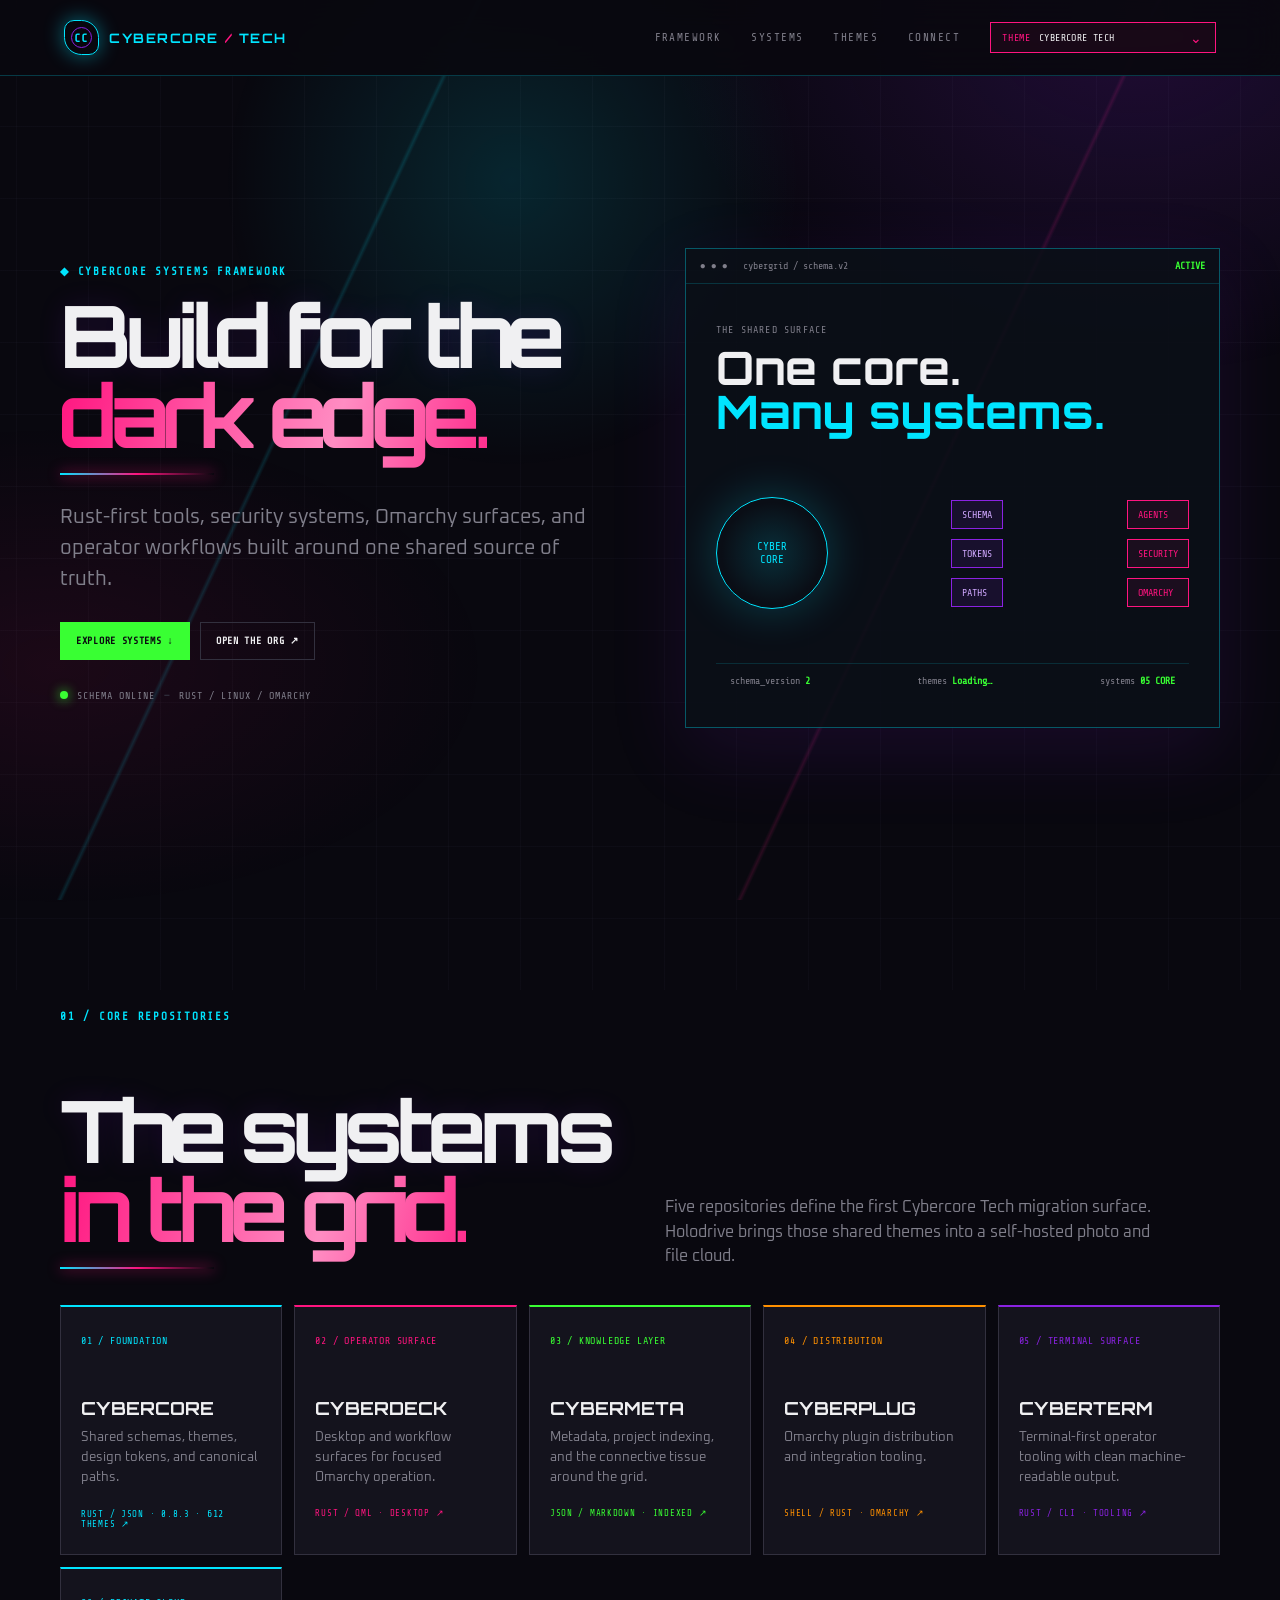
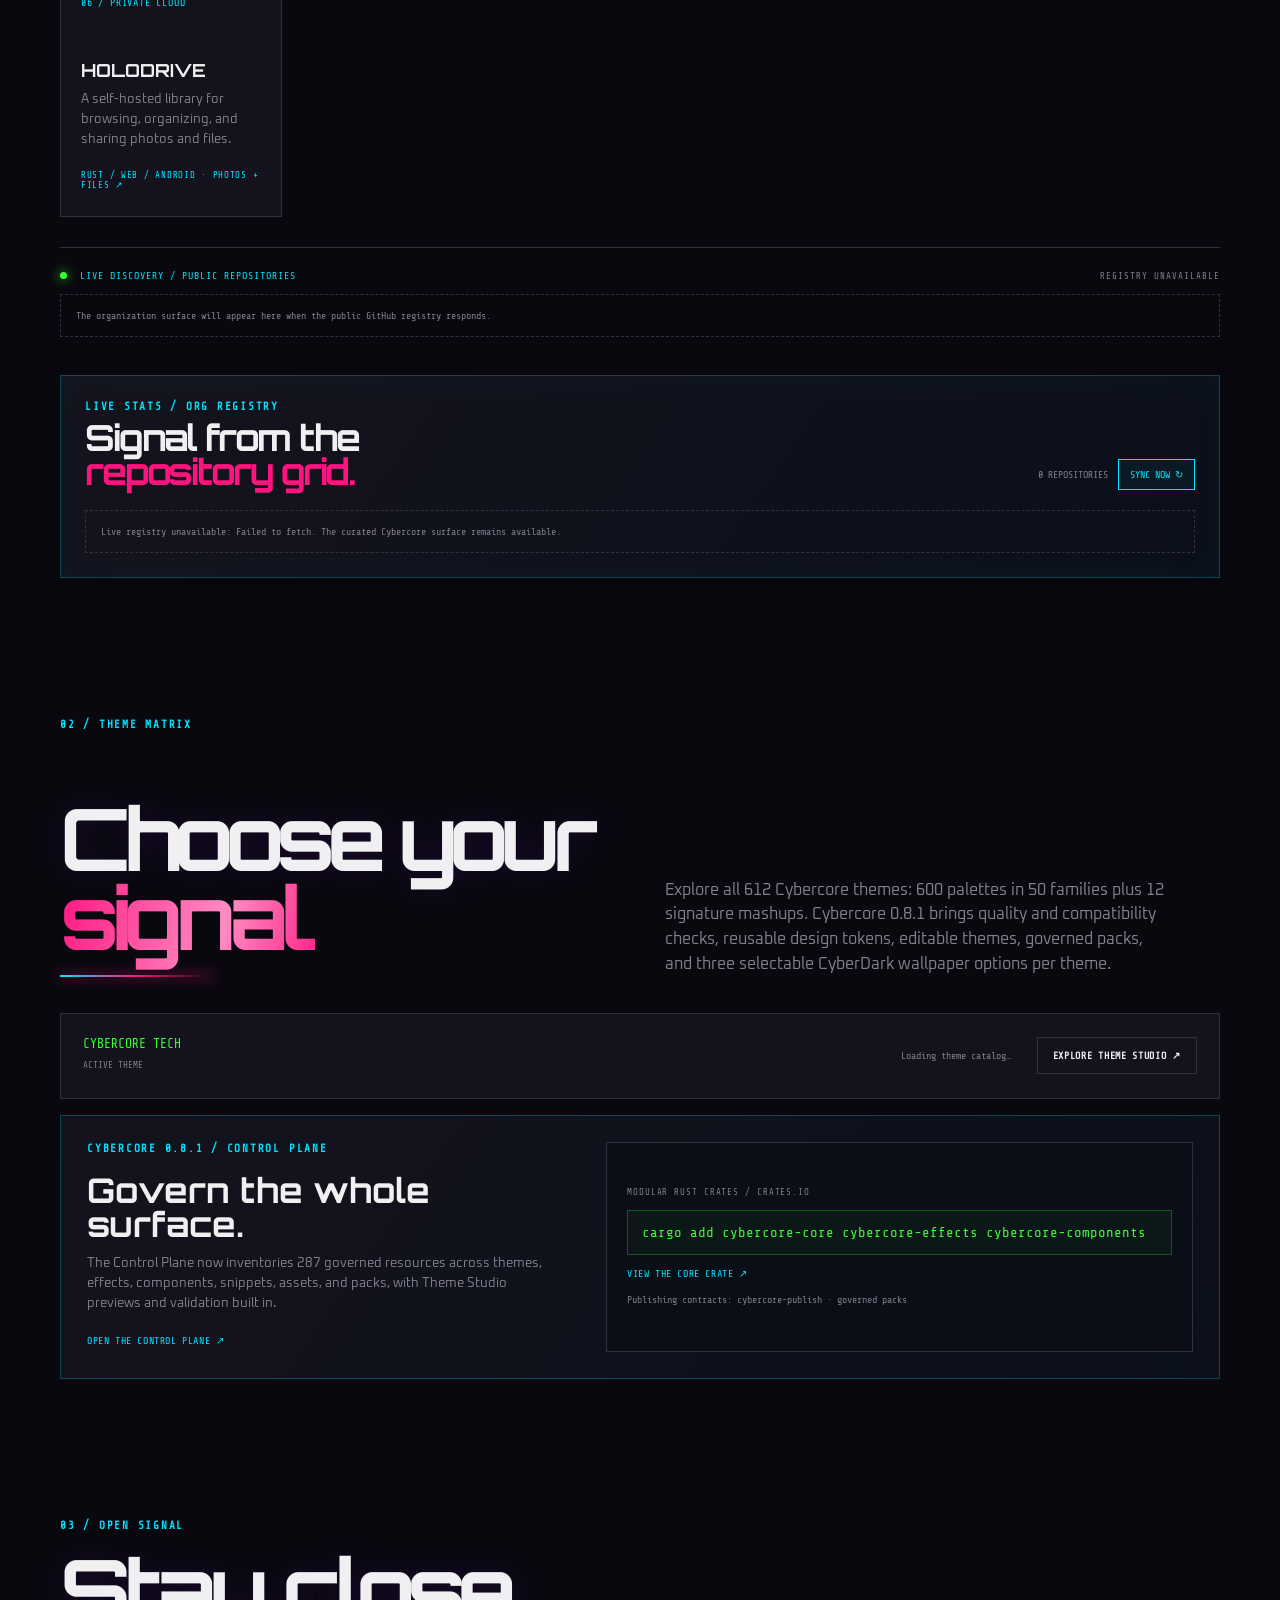
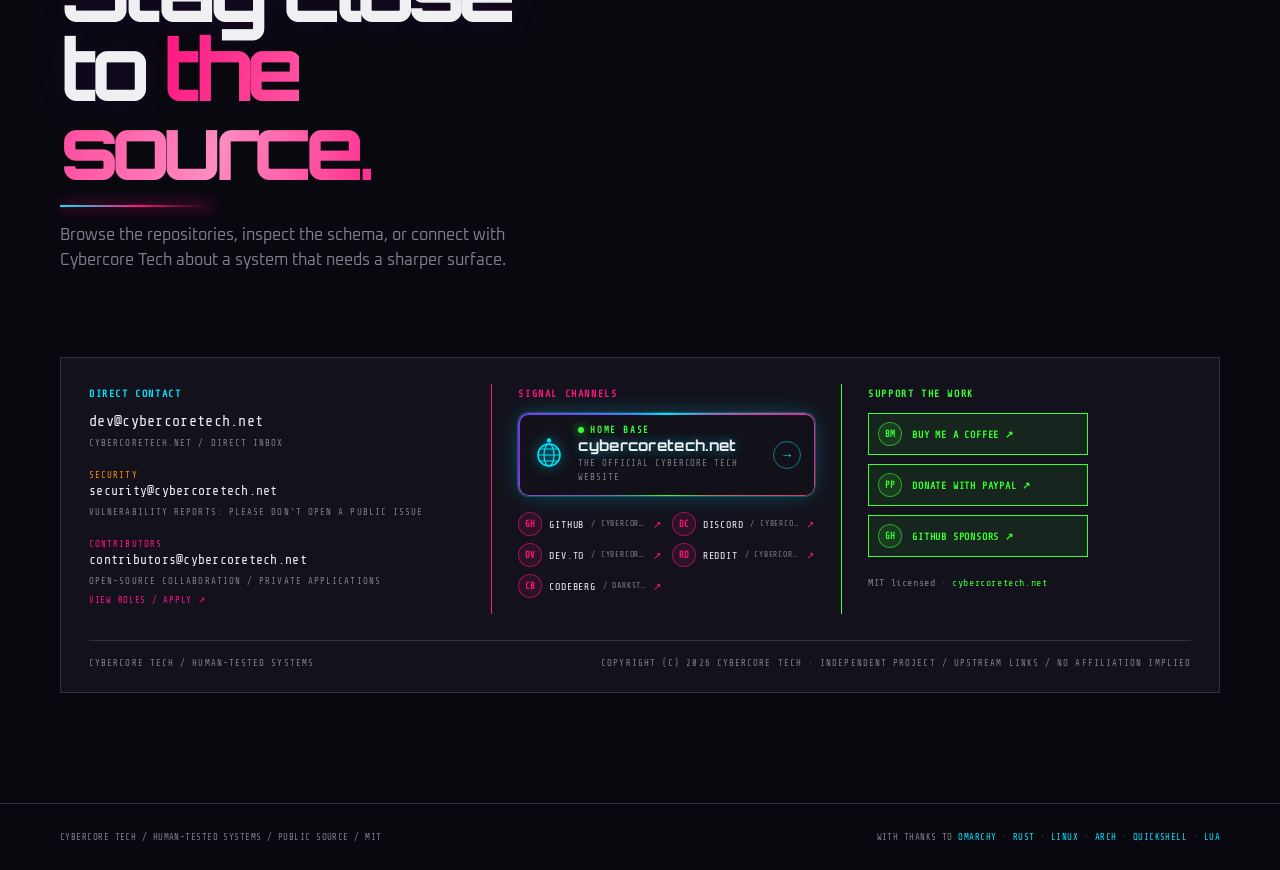
<file: index.html>
<!doctype html>
<html lang="en" data-theme="cybercore-tech">
<head>
  <meta charset="utf-8">
  <meta name="viewport" content="width=device-width,initial-scale=1">
  <meta name="description" content="Cybercore Tech — schema-driven systems for the dark edge.">
  <title>Cybercore Tech — Systems for the dark edge</title>
  <link rel="stylesheet" href="styles.css">
  <link rel="stylesheet" href="https://cybercoretech.github.io/kit/chooser.css">
  <script>window.SITE = Object.assign(window.SITE || {}, {"defaultTheme": "cybercore-tech"});</script>
  <script type="module" src="https://cybercoretech.github.io/kit/chooser.js"></script>
  <style id="cc-mobile-first">
/* Mobile floor (phones + tablets): readable text and finger-sized targets.
   Generated per range from what renders under 11px / 24px; desktop untouched. */
@media (max-width: 600px) {
  nav.main-nav > a,
  span.theme-label,
  a.button,
  p.signal,
  div.console-head > span,
  div.console-head > strong,
  p.console-kicker,
  div.nodes > b,
  div.console-foot > span,
  #themeCount,
  div.console-foot > span > b,
  a.repo > span,
  a.repo > b,
  b > span,
  div.live-title > span,
  #repoSyncStatus,
  p.live-empty,
  #repoCount,
  #refreshRepos,
  small,
  #themeSummary,
  div.install-copy > a,
  div.install-command > span,
  div.install-command > a,
  small > a,
  footer > span,
  span.thanks-links,
  span.thanks-links > a { font-size: 11px !important; }
}
@media (min-width: 601px) and (max-width: 860px) {
  span.theme-label,
  a.button,
  p.signal,
  div.console-head > span,
  div.console-head > strong,
  p.console-kicker,
  div.nodes > b,
  div.console-foot > span,
  #themeCount,
  div.console-foot > span > b,
  a.repo > span,
  a.repo > b,
  b > span,
  div.live-title > span,
  #repoSyncStatus,
  p.live-empty,
  #repoCount,
  #refreshRepos,
  small,
  #themeSummary,
  div.install-copy > a,
  div.install-command > span,
  div.install-command > a,
  small > a,
  footer > span,
  span.thanks-links,
  span.thanks-links > a { font-size: 11px !important; }
}
@media (min-width: 861px) and (max-width: 1024px) {
  span.theme-label,
  a.button,
  p.signal,
  div.console-head > span,
  div.console-head > strong,
  p.console-kicker,
  div.nodes > b,
  div.console-foot > span,
  #themeCount,
  div.console-foot > span > b,
  a.repo > span,
  a.repo > b,
  b > span,
  div.live-title > span,
  #repoSyncStatus,
  p.live-empty,
  #repoCount,
  #refreshRepos,
  small,
  #themeSummary,
  div.install-copy > a,
  div.install-command > span,
  div.install-command > a,
  small > a,
  footer > span,
  span.thanks-links,
  span.thanks-links > a { font-size: 11px !important; }
}
@media (pointer: coarse) {
  div.install-command > a,
  span.thanks-links > a { min-height: 24px; min-width: 24px; }
  div.install-copy > a,
  small > a { display: inline-flex; align-items: center; min-height: 24px; min-width: 24px; }
}
/* Layout fixes: phones and tablets only; laptops and desktops untouched. */
@media (max-width: 1024px) {
  /* Mobile first: nothing may make the page wider than the screen.
     Grid/flex columns may shrink below their widest line; code scrolls in place. */
  pre { max-width: 100%; overflow-x: auto; }
  img, video { max-width: 100%; height: auto; }
  /* Long paths and URLs in inline code may break anywhere instead of widening the page. */
  :not(pre) > code { overflow-wrap: anywhere; }
  /* Phones: the header wraps to three rows (~173px); pinned it would take a
     quarter of the screen, so there it scrolls away with the page. */
  @media (max-width: 560px) { .site-header { position: relative; } }
  /* Live GitHub registry cards (rendered once the GitHub API answers): text at
     least 11px and repo links finger-sized on phones and tablets. */
  .discovered-repo small, .discovered-repo b, .live-title small, .live-meta, .stat-line span { font-size: 11px !important; }
  @media (pointer: coarse) { .live-stat-card > a { display: inline-flex; align-items: center; min-height: 24px; } }
}
  </style>
</head>
<body>
  <header class="site-header">
    <a class="brand" href="#top" data-brand-phase="0" aria-label="Cybercore Tech home"><span class="brand-emblem">CC</span><span class="brand-name">CYBERCORE <b>/</b> TECH</span></a>
    <nav class="main-nav" aria-label="Primary navigation"><a href="#framework">FRAMEWORK</a><a href="#systems">SYSTEMS</a><a href="#themes">THEMES</a><a href="#connect">CONNECT</a></nav>
    <div class="theme-picker"><span class="theme-label">THEME</span><cybercore-theme-chooser adopt><button id="themeButton" class="theme-button" type="button">Cybercore Tech</button></cybercore-theme-chooser></div>
  </header>

  <main id="top">
    <section class="hero" id="framework">
      <div class="hero-copy"><p class="eyebrow">◆ CYBERCORE SYSTEMS FRAMEWORK</p><h1>Build for the<br><em>dark edge.</em></h1><p class="lede">Rust-first tools, security systems, Omarchy surfaces, and operator workflows built around one shared source of truth.</p><div class="actions"><a class="button primary" href="#systems">EXPLORE SYSTEMS ↓</a><a class="button" href="https://github.com/cybercoretech" target="_blank" rel="noreferrer">OPEN THE ORG ↗</a></div><p class="signal"><i></i> SCHEMA ONLINE <b>—</b> RUST / LINUX / OMARCHY</p></div>
      <div class="console"><div class="console-head"><span>● ● ● &nbsp; cybergrid / schema.v2</span><strong>ACTIVE</strong></div><div class="console-body"><p class="console-kicker">THE SHARED SURFACE</p><h2>One core.<br><span>Many systems.</span></h2><div class="graph"><div class="core">CYBER<br>CORE</div><div class="nodes"><b>SCHEMA</b><b>TOKENS</b><b>PATHS</b></div><div class="nodes pink"><b>AGENTS</b><b>SECURITY</b><b>OMARCHY</b></div></div><div class="console-foot"><span>schema_version <b id="schemaVersion">2</b></span><span>themes <b id="themeCount">Loading…</b></span><span>systems <b>05 CORE</b></span></div></div></div>
    </section>

    <section class="section" id="systems"><div class="section-head"><p class="eyebrow">01 / CORE REPOSITORIES</p><h2>The systems<br><em>in the grid.</em></h2><p>Five repositories define the first Cybercore Tech migration surface. Holodrive brings those shared themes into a self-hosted photo and file cloud.</p></div><div class="repo-grid">
      <a class="repo cyan" href="https://github.com/cybercoretech/cybercore" target="_blank" rel="noreferrer"><span>01 / FOUNDATION</span><h3>CYBERCORE</h3><p>Shared schemas, themes, design tokens, and canonical paths.</p><b>RUST / JSON · 0.8.3 · <span data-cc-theme-count>612</span> THEMES ↗</b></a>
      <a class="repo pink" href="https://github.com/cybercoretech/cyberdeck" target="_blank" rel="noreferrer"><span>02 / OPERATOR SURFACE</span><h3>CYBERDECK</h3><p>Desktop and workflow surfaces for focused Omarchy operation.</p><b>RUST / QML · DESKTOP ↗</b></a>
      <a class="repo acid" href="https://github.com/cybercoretech/cybermeta" target="_blank" rel="noreferrer"><span>03 / KNOWLEDGE LAYER</span><h3>CYBERMETA</h3><p>Metadata, project indexing, and the connective tissue around the grid.</p><b>JSON / MARKDOWN · INDEXED ↗</b></a>
      <a class="repo orange" href="https://github.com/cybercoretech/cyberplug" target="_blank" rel="noreferrer"><span>04 / DISTRIBUTION</span><h3>CYBERPLUG</h3><p>Omarchy plugin distribution and integration tooling.</p><b>SHELL / RUST · OMARCHY ↗</b></a>
      <a class="repo purple" href="https://github.com/cybercoretech/cyberterm" target="_blank" rel="noreferrer"><span>05 / TERMINAL SURFACE</span><h3>CYBERTERM</h3><p>Terminal-first operator tooling with clean machine-readable output.</p><b>RUST / CLI · TOOLING ↗</b></a>
      <a class="repo cyan" href="holodrive/"><span>06 / PRIVATE CLOUD</span><h3>HOLODRIVE</h3><p>A self-hosted library for browsing, organizing, and sharing photos and files.</p><b>RUST / WEB / ANDROID · PHOTOS + FILES ↗</b></a>
    </div><div class="discovered-wrap"><div class="live-title"><span><i class="live-dot"></i> LIVE DISCOVERY / PUBLIC REPOSITORIES</span><small id="repoSyncStatus">WAITING FOR FIRST SYNC</small></div><div class="discovered-grid" id="discoveredRepos"><p class="live-empty">The organization surface will appear here when the public GitHub registry responds.</p></div></div><div class="live-stats-panel"><div class="live-panel-head"><div><p class="eyebrow">LIVE STATS / ORG REGISTRY</p><h3>Signal from the<br><em>repository grid.</em></h3></div><div class="live-actions"><span id="repoCount">0 REPOSITORIES</span><button id="refreshRepos" type="button">SYNC NOW ↻</button></div></div><div class="live-stat-grid" id="liveStats"><p class="live-empty">Connecting to the Cybercore Tech repository registry…</p></div></div></section>

    <section class="section theme-section" id="themes"><div class="section-head"><p class="eyebrow">02 / THEME MATRIX</p><h2>Choose your<br><em>signal.</em></h2><p>Explore all <span data-cc-theme-count>612</span> Cybercore themes: 600 palettes in 50 families plus 12 signature mashups. Cybercore 0.8.1 brings quality and compatibility checks, reusable design tokens, editable themes, governed packs, and three selectable CyberDark wallpaper options per theme.</p></div><div class="theme-panel"><div><strong id="activeTheme">CYBERCORE TECH</strong><small>ACTIVE THEME</small></div><div class="swatches" id="swatches"></div><span class="theme-count" id="themeSummary">Loading theme catalog…</span><a class="button" href="https://github.com/cybercoretech/cybercore/tree/main/theme-studio" target="_blank" rel="noreferrer">EXPLORE THEME STUDIO ↗</a></div><div class="install-panel"><div class="install-copy"><p class="eyebrow">CYBERCORE 0.8.1 / CONTROL PLANE</p><h3>Govern the whole surface.</h3><p>The Control Plane now inventories 287 governed resources across themes, effects, components, snippets, assets, and packs, with Theme Studio previews and validation built in.</p><a href="https://cybercoretech.github.io/cybercore/" target="_blank" rel="noreferrer">OPEN THE CONTROL PLANE ↗</a></div><div class="install-command"><span>MODULAR RUST CRATES / CRATES.IO</span><code>cargo add cybercore-core cybercore-effects cybercore-components</code><a href="https://crates.io/crates/cybercore-core">VIEW THE CORE CRATE ↗</a><small>Publishing contracts: <a href="https://crates.io/crates/cybercore-publish">cybercore-publish</a> · <a href="https://github.com/cybercoretech/cybercore/tree/main/packs">governed packs</a></small></div></div></section>

    <section class="section connect" id="connect"><div><p class="eyebrow">03 / OPEN SIGNAL</p><h2>Stay close<br>to <em>the source.</em></h2><p>Browse the repositories, inspect the schema, or connect with Cybercore Tech about a system that needs a sharper surface.</p></div><cybercore-contact class="contact-block"><a href="mailto:dev@cybercoretech.net">dev@cybercoretech.net</a></cybercore-contact></section>
  </main>
  <footer><span>CYBERCORE TECH / HUMAN-TESTED SYSTEMS / PUBLIC SOURCE / MIT</span><span class="thanks-links">WITH THANKS TO <a href="https://omarchy.org/">OMARCHY</a> · <a href="https://www.rust-lang.org/">RUST</a> · <a href="https://www.kernel.org/">LINUX</a> · <a href="https://archlinux.org/">ARCH</a> · <a href="https://quickshell.org/">QUICKSHELL</a> · <a href="https://www.lua.org/">LUA</a></span></footer>
  <script src="app.js?v=universal-chooser-1"></script>
  <script type="module" src="kit/contact.js"></script>
</body>
</html>
</file>
<file: styles.css>
@import url('https://fonts.googleapis.com/css2?family=Audiowide&family=Orbitron:wght@500;600;700;800&family=Oxanium:wght@400;500;600;700&family=Share+Tech+Mono&display=swap');
:root{--bg:#09080f;--white:#f0f0f2;--acid:#39ff33;--pink:#ff147f;--purple:#8a22e2;--cyan:#00e5ff;--orange:#ff9000;--panel:#16151f;--line:#32303e;--muted:#807f8b;--sans:Oxanium,system-ui,sans-serif;--display:Orbitron,Oxanium,sans-serif;--mono:'Share Tech Mono',monospace;--x:50vw;--y:30vh}*{box-sizing:border-box}html{scroll-behavior:smooth}body{margin:0;background:var(--bg);color:var(--white);font:16px/1.55 var(--sans);overflow-x:hidden}body:before{content:"";position:fixed;inset:-10%;z-index:-2;pointer-events:none;background:radial-gradient(circle at var(--x) var(--y),#00e5ff22,transparent 18rem),radial-gradient(ellipse at 82% 10%,#8a22e22f,transparent 29rem),radial-gradient(ellipse at 12% 70%,#ff147f14,transparent 27rem),linear-gradient(90deg,#32303e22 1px,transparent 1px),linear-gradient(#32303e22 1px,transparent 1px);background-size:auto,auto,auto,72px 72px,72px 72px;animation:drift 18s ease-in-out infinite alternate}body:after{content:"";position:fixed;inset:0;z-index:-1;pointer-events:none;opacity:.13;background:linear-gradient(115deg,transparent 0 28%,#00e5ff 28.2%,transparent 28.4% 68%,#ff147f 68.2%,transparent 68.4%);mix-blend-mode:screen}@keyframes drift{to{transform:scale(1.08) translate(1%,1%)}}a{color:inherit;text-decoration:none}.site-header{position:sticky;top:0;z-index:5;display:flex;align-items:center;gap:28px;min-height:76px;padding:14px clamp(20px,5vw,70px);border-bottom:1px solid #00e5ff3b;background:#09080fe8;backdrop-filter:blur(18px)}.brand{display:flex;align-items:center;gap:10px;min-width:226px;color:var(--brand-color,var(--cyan));font:700 13px var(--display);letter-spacing:.12em;transition:color .8s,text-shadow .8s}.brand[data-brand-phase="0"]{--brand-color:var(--cyan);--brand-second:var(--purple)}.brand[data-brand-phase="1"]{--brand-color:var(--pink);--brand-second:var(--orange)}.brand[data-brand-phase="2"]{--brand-color:var(--acid);--brand-second:var(--cyan)}.brand[data-brand-phase="3"]{--brand-color:var(--orange);--brand-second:var(--pink)}.brand[data-brand-phase="4"]{--brand-color:var(--purple);--brand-second:var(--cyan)}.brand[data-brand-phase="5"]{--brand-color:#ffe600;--brand-second:var(--acid)}.brand-emblem{position:relative;display:grid;place-items:center;width:35px;height:35px;border:1px solid var(--brand-color);border-radius:10px 50% 10px 50%;font:700 12px var(--mono);box-shadow:0 0 20px color-mix(in srgb,var(--brand-color) 45%,transparent);transition:transform .8s,border-color .8s,box-shadow .8s}.brand-emblem:after{content:"";position:absolute;inset:6px;border:1px solid var(--brand-second);border-radius:50%;animation:orbit 5s linear infinite}.brand[data-brand-phase="1"] .brand-emblem,.brand[data-brand-phase="4"] .brand-emblem{transform:rotate(180deg)}.brand-name b{color:var(--pink)}@keyframes orbit{to{transform:rotate(360deg)}}.main-nav{display:flex;gap:26px;margin-left:auto}.main-nav a{position:relative;padding:9px 2px;color:var(--muted);font:400 11px var(--mono);letter-spacing:.13em;transition:color .2s,font-size .2s,font-weight .2s,letter-spacing .2s,transform .2s,text-shadow .2s}.main-nav a:after{content:"";position:absolute;bottom:0;left:0;right:0;height:1px;background:var(--nav,var(--cyan));transform:scaleX(0);transition:transform .2s}.main-nav a:hover{color:var(--nav,var(--cyan));font-size:13px;font-weight:800;letter-spacing:.17em;transform:translateY(-2px);text-shadow:0 0 14px var(--nav,var(--cyan))}.main-nav a:hover:after{transform:scaleX(1)}.main-nav a:nth-child(2){--nav:var(--pink)}.main-nav a:nth-child(3){--nav:var(--acid)}.main-nav a:nth-child(4){--nav:var(--orange)}.theme-picker{padding:9px 11px;border:1px solid var(--pink);color:var(--pink);background:#ff147f0e;font:10px var(--mono);letter-spacing:.08em;white-space:nowrap}.theme-picker select{max-width:210px;border:0;outline:0;color:var(--white);background:transparent;font:10px var(--mono);text-transform:uppercase}.hero,.section{width:min(1160px,calc(100% - 44px));margin:auto}.hero{display:grid;grid-template-columns:1fr 1fr;gap:clamp(34px,7vw,100px);align-items:center;min-height:calc(100vh - 76px);padding:90px 0}.eyebrow{margin:0 0 18px;color:var(--cyan);font:700 11px var(--mono);letter-spacing:.16em}.hero h1,.section h2{margin:0;font:700 clamp(42px,7vw,86px)/.92 var(--display);letter-spacing:-.08em;text-shadow:0 0 28px #8a22e224}.hero h1 em,.section h2 em{color:var(--pink);font-style:normal;text-shadow:0 0 24px #ff147f99}.lede{max-width:560px;margin:27px 0;color:var(--muted);font-size:clamp(16px,1.8vw,20px)}.actions{display:flex;flex-wrap:wrap;gap:10px}.button{display:inline-block;padding:12px 15px;border:1px solid var(--line);color:var(--white);font:700 10px var(--mono);letter-spacing:.07em;transition:transform .2s,border-color .2s,box-shadow .2s}.button:hover{transform:translateY(-3px);border-color:var(--cyan);box-shadow:0 10px 25px #00e5ff22}.button.primary{border-color:var(--acid);color:var(--bg);background:var(--acid)}.signal{display:flex;align-items:center;gap:9px;margin-top:30px;color:var(--muted);font:10px var(--mono);letter-spacing:.1em}.signal i{width:8px;height:8px;border-radius:50%;background:var(--acid);box-shadow:0 0 12px var(--acid)}.signal b{color:var(--line)}.console{border:1px solid #00e5ff58;background:#0b1018d9;box-shadow:0 25px 75px #8a22e21f}.console-head,.console-foot{display:flex;justify-content:space-between;padding:11px 14px;color:var(--muted);font:10px var(--mono)}.console-head{border-bottom:1px solid #00e5ff2c}.console-head strong{color:var(--acid)}.console-body{padding:30px}.console-kicker{color:var(--muted);font:10px var(--mono);letter-spacing:.12em}.console h2{margin:10px 0;font:700 clamp(28px,4vw,46px)/.96 var(--display)}.console h2 span{color:var(--cyan)}.graph{display:flex;justify-content:space-between;align-items:center;gap:12px;min-height:220px}.core{display:grid;place-items:center;width:112px;height:112px;border:1px solid var(--cyan);border-radius:50%;color:var(--cyan);background:radial-gradient(circle,#00e5ff26,transparent 65%);box-shadow:0 0 45px #00e5ff3b;text-align:center;font:11px var(--mono)}.nodes{display:grid;gap:10px}.nodes b{padding:8px 10px;border:1px solid var(--purple);color:#d0a8ff;background:#8a22e21c;font:10px var(--mono)}.nodes.pink b{border-color:var(--pink);color:var(--pink);background:#ff147f12}.console-foot{border-top:1px solid #00e5ff25}.console-foot b{color:var(--acid)}.section{padding:110px 0}.section-head{display:grid;grid-template-columns:1fr 1fr;gap:50px;align-items:end;margin-bottom:36px}.section-head h2{grid-column:1}.section-head>p:last-child{margin:0;color:var(--muted);max-width:500px}.repo-grid{display:grid;grid-template-columns:repeat(5,1fr);gap:12px}.repo{position:relative;min-height:250px;padding:20px;border:1px solid var(--line);border-top:2px solid var(--repo-color,var(--cyan));background:#16151fe8;transition:transform .25s,border-color .25s,box-shadow .25s}.repo:hover{transform:translateY(-8px) rotate(-1deg);border-color:var(--repo-color);box-shadow:0 18px 40px color-mix(in srgb,var(--repo-color) 20%,transparent)}.repo span,.repo b{color:var(--repo-color);font:10px var(--mono);letter-spacing:.08em}.repo h3{margin:45px 0 9px;font:700 18px var(--display)}.repo p{min-height:80px;margin:0;color:var(--muted);font-size:13px}.repo b{display:block;font-size:9px}.repo.cyan{--repo-color:var(--cyan)}.repo.pink{--repo-color:var(--pink)}.repo.acid{--repo-color:var(--acid)}.repo.orange{--repo-color:var(--orange)}.repo.purple{--repo-color:var(--purple)}.theme-section{padding-top:30px}.theme-panel{display:flex;align-items:center;gap:26px;padding:22px;border:1px solid var(--line);background:#16151fe8}.theme-panel strong{display:block;color:var(--acid);font:13px var(--mono)}.theme-panel small{color:var(--muted);font:9px var(--mono)}.swatches{display:flex;gap:7px;margin-left:auto}.swatches i{width:24px;height:24px;border:2px solid var(--panel);border-radius:50%;outline:1px solid var(--line)}.theme-count{color:var(--muted);font:10px var(--mono)}.connect{display:grid;grid-template-columns:1fr 1fr;gap:50px;padding-top:30px}.connect p:not(.eyebrow){max-width:500px;color:var(--muted)}.links{display:grid;grid-template-columns:1fr 1fr;gap:10px;align-content:center}.links a{padding:13px;border:1px solid var(--line);color:var(--cyan);font:10px var(--mono);transition:color .2s,border-color .2s,transform .2s,box-shadow .2s}.links a:hover{color:var(--acid);border-color:var(--acid);transform:translateX(5px);box-shadow:0 0 18px #39ff3320}footer{display:flex;justify-content:space-between;gap:20px;padding:28px max(22px,calc((100% - 1160px)/2));border-top:1px solid var(--line);color:var(--muted);font:9px var(--mono);letter-spacing:.05em}footer a{color:var(--cyan)}
@media(max-width:1000px){.site-header{flex-wrap:wrap}.main-nav{order:3;width:100%;justify-content:center;margin:0}.hero{grid-template-columns:1fr}.repo-grid{grid-template-columns:repeat(2,1fr)}.section-head{display:block}.section-head>p:last-child{margin-top:20px}}@media(max-width:600px){.site-header{gap:12px;padding:12px 16px}.brand{min-width:190px}.main-nav{gap:12px;justify-content:space-between}.main-nav a{font-size:9px}.theme-picker{margin-left:auto}.hero,.section{width:calc(100% - 30px)}.hero{padding:65px 0}.repo-grid{grid-template-columns:1fr}.theme-panel,.connect{display:block}.swatches{margin:18px 0}.links{margin-top:25px}.links a{font-size:9px}footer{display:block;padding:24px 15px}footer span{display:block;margin:8px 0}}
@media(prefers-reduced-motion:reduce){*,*:before,*:after{animation:none!important;transition:none!important}}

/* Signal effects for the major headlines and upstream acknowledgements. */
.hero h1,.section h2{position:relative;text-shadow:0 0 28px #8a22e224;animation:heading-signal 6.8s ease-in-out infinite}.hero h1:after,.section h2:after{content:"";display:block;width:clamp(80px,12vw,170px);height:2px;margin-top:18px;background:linear-gradient(90deg,var(--cyan),var(--pink),transparent);box-shadow:0 0 14px var(--pink);transform-origin:left;animation:heading-line 4.6s ease-in-out infinite}.hero h1 em,.section h2 em{color:transparent;background:linear-gradient(105deg,var(--pink) 0%,#ff8cc2 28%,var(--pink) 47%,var(--purple) 70%,var(--pink) 100%);background-size:240% 100%;-webkit-background-clip:text;background-clip:text;text-shadow:none;animation:neon-sweep 5.5s linear infinite}.section-head h2{animation-delay:-1.7s}.theme-section h2{animation-delay:-3.2s}.connect h2{animation-delay:-4.4s}
.thanks-links a{display:inline-block;--thanks-color:var(--cyan);transition:color .18s,transform .18s,text-shadow .18s,font-weight .18s}.thanks-links a:nth-of-type(2){--thanks-color:var(--orange)}.thanks-links a:nth-of-type(3){--thanks-color:var(--acid)}.thanks-links a:nth-of-type(4){--thanks-color:#55aaff}.thanks-links a:nth-of-type(5){--thanks-color:var(--purple)}.thanks-links a:nth-of-type(6){--thanks-color:var(--pink)}.thanks-links a:hover,.thanks-links a:focus-visible{color:var(--thanks-color);font-weight:800;text-shadow:0 0 13px var(--thanks-color);transform:translateY(-5px) scale(1.16);animation:thanks-bounce .58s cubic-bezier(.2,1.7,.35,1) both}
@keyframes heading-signal{0%,100%{text-shadow:0 0 22px #8a22e21d}50%{text-shadow:0 0 34px #ff147f42,0 0 58px #00e5ff1c}}@keyframes heading-line{0%,100%{transform:scaleX(.55);opacity:.55}50%{transform:scaleX(1);opacity:1}}@keyframes neon-sweep{to{background-position:240% 0}}@keyframes thanks-bounce{0%{transform:translateY(0) scale(1)}38%{transform:translateY(-8px) scale(1.2) rotate(-2deg)}70%{transform:translateY(2px) scale(.98) rotate(1deg)}100%{transform:translateY(-5px) scale(1.16)}}
@media(prefers-reduced-motion:reduce){.hero h1,.section h2,.hero h1:after,.section h2:after,.hero h1 em,.section h2 em,.thanks-links a{animation:none!important}}

/* Keep the native theme menu aligned with the site's dark control surface. */
.theme-picker select{color-scheme:dark}
.theme-picker select option,.theme-picker select optgroup{background:var(--panel);color:var(--white)}

/* Custom theme menu: native select popups ignore site colors on some platforms. */
.theme-picker{position:relative;display:flex;align-items:center;gap:8px}
.theme-label{color:var(--pink);font:10px var(--mono);letter-spacing:.08em}
.theme-picker #themeSelect{display:none}
.theme-button{position:relative;min-width:165px;max-width:225px;padding:0 25px 0 0;border:0;outline:0;overflow:hidden;color:var(--white);background:transparent;font:10px var(--mono);letter-spacing:.04em;text-align:left;text-overflow:ellipsis;text-transform:uppercase;white-space:nowrap;cursor:pointer}
.theme-button:after{content:"⌄";position:absolute;right:2px;top:-2px;color:var(--pink);font:14px var(--mono);transition:transform .18s}
.theme-button[aria-expanded="true"]:after{transform:rotate(180deg)}
.theme-button:focus-visible{color:var(--acid);text-shadow:0 0 10px var(--acid)}
.theme-menu[hidden]{display:none}
.theme-menu{position:absolute;top:calc(100% + 8px);right:0;z-index:60;width:min(290px,calc(100vw - 30px));max-height:min(70vh,520px);overflow:auto;padding:6px;background:var(--panel);border:1px solid var(--pink);box-shadow:0 18px 45px #000b,0 0 22px color-mix(in srgb,var(--pink) 22%,transparent)}
.theme-group-label{padding:9px 10px 5px;color:var(--acid);font:700 9px var(--mono);letter-spacing:.06em;text-transform:uppercase}
.theme-option{display:block;width:100%;padding:7px 10px;border:0;color:var(--white);background:transparent;font:10px var(--mono);letter-spacing:.03em;text-align:left;text-transform:uppercase;cursor:pointer}
.theme-option:hover,.theme-option:focus-visible{color:var(--acid);background:color-mix(in srgb,var(--pink) 18%,transparent);outline:0}
.theme-option[aria-selected="true"]{color:var(--pink);background:color-mix(in srgb,var(--pink) 12%,transparent);font-weight:700}

/* Live organization registry surfaces. */
.discovered-wrap{margin-top:30px;padding-top:22px;border-top:1px solid var(--line)}.live-title{display:flex;justify-content:space-between;gap:18px;align-items:center;margin-bottom:13px;color:var(--cyan);font:10px var(--mono);letter-spacing:.1em}.live-title small{color:var(--muted);font-size:9px}.live-dot{display:inline-block;width:7px;height:7px;margin-right:7px;border-radius:50%;background:var(--acid);box-shadow:0 0 12px var(--acid);animation:live-pulse 1.8s ease-in-out infinite}.discovered-grid{display:grid;grid-template-columns:repeat(auto-fit,minmax(180px,1fr));gap:9px}.discovered-repo{display:flex;flex-direction:column;min-height:104px;padding:13px;border:1px solid #00e5ff38;background:#0d131dcc;transition:transform .2s,border-color .2s,box-shadow .2s}.discovered-repo:hover{transform:translateY(-4px);border-color:var(--cyan);box-shadow:0 12px 25px #00e5ff1c}.discovered-repo strong{color:var(--white);font:700 12px var(--display);letter-spacing:.04em}.discovered-repo small{margin-top:6px;color:var(--muted);font:9px var(--mono);line-height:1.4}.discovered-repo b{margin-top:auto;color:var(--acid);font:9px var(--mono)}.live-empty{margin:0;padding:15px;color:var(--muted);font:10px var(--mono);border:1px dashed var(--line)}.live-stats-panel{margin-top:38px;padding:24px;border:1px solid #00e5ff42;background:linear-gradient(125deg,#16151fe8,#0b111be8);box-shadow:inset 0 0 35px #00e5ff08,0 18px 45px #0003}.live-panel-head{display:flex;justify-content:space-between;align-items:flex-end;gap:25px;margin-bottom:20px}.live-panel-head .eyebrow{margin-bottom:8px}.live-panel-head h3{margin:0;font:700 clamp(22px,3vw,36px)/.95 var(--display);letter-spacing:-.06em}.live-panel-head h3 em{color:var(--pink);font-style:normal}.live-actions{display:flex;align-items:center;gap:10px;color:var(--muted);font:10px var(--mono)}.live-actions button{cursor:pointer;padding:9px 11px;border:1px solid var(--cyan);color:var(--cyan);background:#00e5ff0c;font:10px var(--mono);transition:transform .2s,background .2s,box-shadow .2s}.live-actions button:hover{transform:translateY(-2px);background:#00e5ff1a;box-shadow:0 0 16px #00e5ff2b}.live-stat-grid{display:grid;grid-template-columns:repeat(auto-fit,minmax(210px,1fr));gap:10px}.live-stat-card{position:relative;display:flex;flex-direction:column;min-height:172px;padding:15px;border:1px solid var(--line);border-top:2px solid var(--stat-color,var(--cyan));background:#090e17cc;transition:transform .2s,border-color .2s,box-shadow .2s}.live-stat-card:hover{transform:translateY(-5px);border-color:var(--stat-color);box-shadow:0 14px 30px color-mix(in srgb,var(--stat-color) 17%,transparent)}.live-stat-card a{color:var(--white);font:700 14px var(--display);letter-spacing:.03em}.live-stat-card .repo-desc{min-height:34px;margin:7px 0 12px;color:var(--muted);font-size:11px;line-height:1.35}.stat-line{display:grid;grid-template-columns:repeat(3,1fr);gap:5px;margin-top:auto}.stat-line span{padding:6px 4px;border:1px solid #32303e99;color:var(--muted);font:9px var(--mono);text-align:center}.stat-line b{display:block;margin-bottom:2px;color:var(--stat-color,var(--cyan));font-size:12px}.live-meta{display:flex;justify-content:space-between;gap:6px;margin-bottom:10px;color:var(--muted);font:9px var(--mono)}.live-meta strong{color:var(--stat-color,var(--cyan));font-weight:400}.live-stat-card:nth-child(5n+2){--stat-color:var(--pink)}.live-stat-card:nth-child(5n+3){--stat-color:var(--acid)}.live-stat-card:nth-child(5n+4){--stat-color:var(--orange)}.live-stat-card:nth-child(5n+5){--stat-color:var(--purple)}@keyframes live-pulse{0%,100%{transform:scale(.8);opacity:.6}50%{transform:scale(1.15);opacity:1}}
@media(max-width:720px){.live-panel-head{display:block}.live-actions{justify-content:space-between;margin-top:18px}.live-title{display:block}.live-title small{display:block;margin-top:7px}.live-stats-panel{padding:17px}}
.contact-block{grid-column:1/-1;margin-top:18px;padding:26px 28px 22px;border:1px solid var(--line);background:color-mix(in srgb,var(--panel) 85%,transparent)}.contact-block a{color:var(--cyan)}@media(max-width:760px){.contact-block{padding:20px 16px}}
.install-panel{display:grid;grid-template-columns:1fr 1.2fr;gap:30px;margin-top:16px;padding:26px;border:1px solid #00e5ff42;background:linear-gradient(125deg,#16151fe8,#0b111be8)}.install-copy h3{margin:0 0 10px;font:700 clamp(22px,3vw,34px)/1 var(--display)}.install-copy p:not(.eyebrow){max-width:460px;color:var(--muted);font-size:13px}.install-copy>a,.install-command>a{color:var(--cyan);font:10px var(--mono);letter-spacing:.06em}.install-copy code,.install-command code{color:var(--acid);font:inherit}.install-command{display:flex;flex-direction:column;justify-content:center;gap:13px;padding:20px;border:1px solid var(--line);background:#090e17cc}.install-command>span{color:var(--muted);font:9px var(--mono);letter-spacing:.1em}.install-command>code{display:block;overflow-wrap:anywhere;padding:14px;border:1px solid #39ff3344;background:#39ff330a;font:clamp(11px,1.4vw,14px) var(--mono)}.install-command small{color:var(--muted);font:10px/1.5 var(--mono)}
@media(max-width:700px){.install-panel{grid-template-columns:1fr;padding:18px}.install-command{padding:14px}}
</file>
